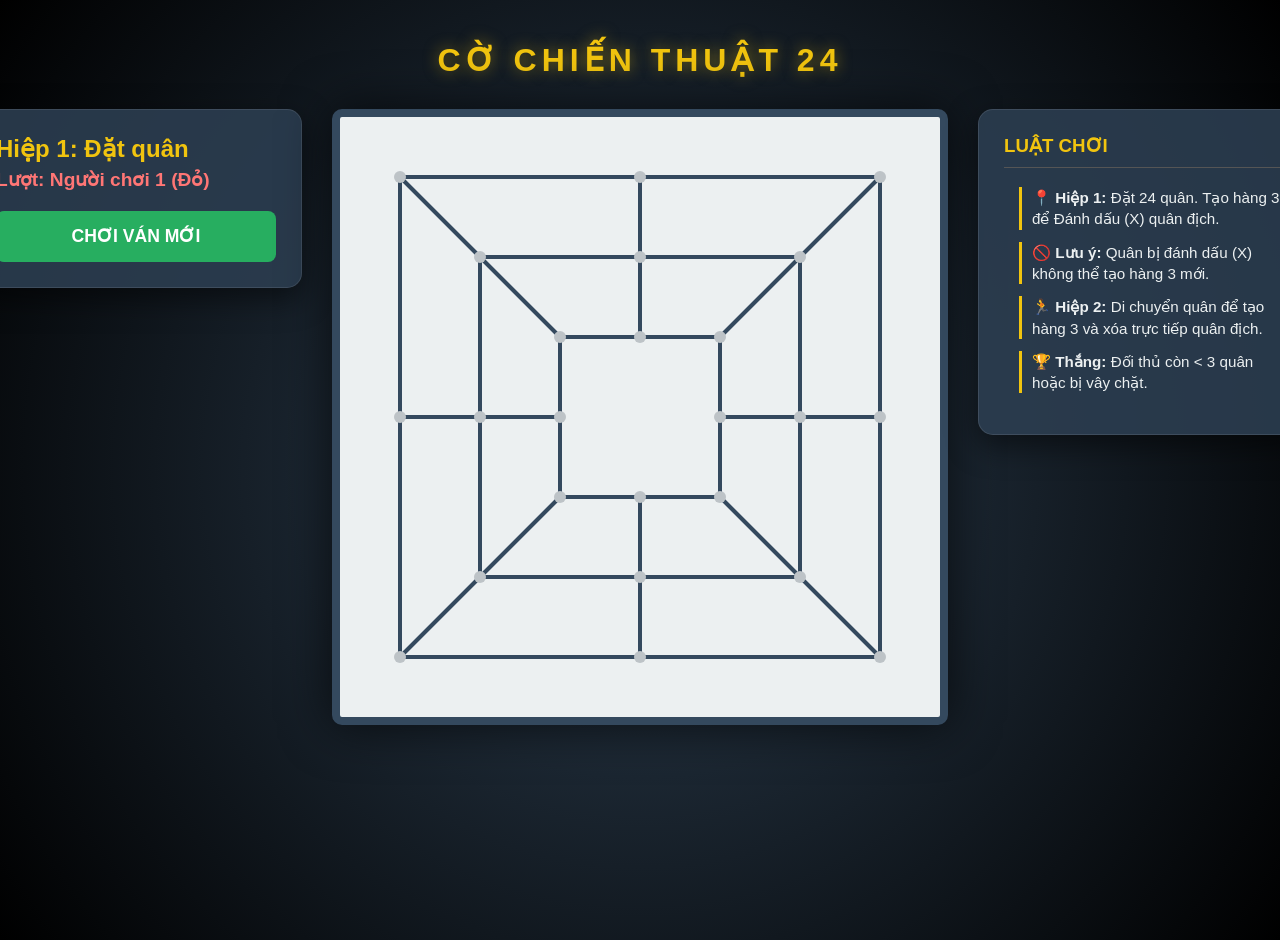
<file: co_ngay.html>
<!doctype html>
<html lang="vi">
  <head>
    <meta charset="UTF-8" />
    <meta name="viewport" content="width=device-width, initial-scale=1.0" />
    <title>Cờ Chiến Thuật 24 - Professional 2D</title>
    <style>
      :root {
        --bg-grad: radial-gradient(circle, #2c3e50 0%, #000000 100%);
        --panel-bg: rgba(44, 62, 80, 0.9);
        --highlight: #f1c40f;
        --text-color: #ecf0f1;
        --red-piece: #ff7675;
        --blue-piece: #74b9ff;
      }

      body {
        background: var(--bg-grad);
        color: var(--text-color);
        font-family: "Segoe UI", sans-serif;
        margin: 0;
        padding: 20px;
        display: flex;
        flex-direction: column;
        align-items: center;
        min-height: 100vh;
      }

      h1 {
        margin-bottom: 30px;
        color: var(--highlight);
        text-transform: uppercase;
        letter-spacing: 5px;
        text-shadow: 0 0 15px rgba(241, 196, 15, 0.5);
      }

      .game-wrapper {
        display: flex;
        flex-direction: row;
        justify-content: center;
        align-items: flex-start;
        gap: 30px;
        width: 100%;
        max-width: 1300px;
      }

      .side-column {
        flex: 1;
        min-width: 280px;
        max-width: 320px;
        background: var(--panel-bg);
        padding: 25px;
        border-radius: 15px;
        border: 1px solid rgba(255, 255, 255, 0.1);
        box-shadow: 0 10px 30px rgba(0, 0, 0, 0.5);
      }

      .center-column {
        flex: 0 0 auto;
      }

      canvas {
        background: #ecf0f1;
        cursor: pointer;
        border-radius: 10px;
        border: 8px solid #34495e;
        box-shadow: 0 0 50px rgba(0, 0, 0, 0.7);
      }

      #status {
        font-size: 1.5rem;
        font-weight: bold;
        margin-bottom: 5px;
        color: var(--highlight);
      }
      #sub-status {
        font-size: 1.2rem;
        font-weight: bold;
        margin-bottom: 20px;
        transition: color 0.3s;
      }

      #resetBtn {
        width: 100%;
        background: #27ae60;
        color: white;
        border: none;
        padding: 15px;
        border-radius: 8px;
        font-size: 1.1rem;
        cursor: pointer;
        font-weight: bold;
        transition: 0.2s;
      }
      #resetBtn:hover {
        background: #2ecc71;
      }

      .instructions h3 {
        margin-top: 0;
        color: var(--highlight);
        border-bottom: 1px solid #555;
        padding-bottom: 10px;
      }
      .instructions ul {
        padding-left: 15px;
        font-size: 0.95rem;
        list-style: none;
      }
      .instructions li {
        margin-bottom: 12px;
        border-left: 3px solid var(--highlight);
        padding-left: 10px;
        line-height: 1.4;
      }

      @media (max-width: 1100px) {
        .game-wrapper {
          flex-direction: column;
          align-items: center;
        }
        .side-column {
          width: 100%;
          max-width: 600px;
        }
      }
    </style>
  </head>
  <body>
    <h1>CỜ CHIẾN THUẬT 24</h1>

    <div class="game-wrapper">
      <div class="side-column">
        <div class="status-box">
          <div id="status">Sẵn sàng</div>
          <div id="sub-status">Lượt người chơi 1</div>
          <button id="resetBtn">CHƠI VÁN MỚI</button>
        </div>
      </div>

      <div class="center-column">
        <canvas id="gameBoard" width="600" height="600"></canvas>
      </div>

      <div class="side-column instructions">
        <h3>LUẬT CHƠI</h3>
        <ul>
          <li>
            📍 <b>Hiệp 1:</b> Đặt 24 quân. Tạo hàng 3 để Đánh dấu (X) quân địch.
          </li>
          <li>
            🚫 <b>Lưu ý:</b> Quân bị đánh dấu (X) không thể tạo hàng 3 mới.
          </li>
          <li>
            🏃 <b>Hiệp 2:</b> Di chuyển quân để tạo hàng 3 và xóa trực tiếp quân
            địch.
          </li>
          <li>🏆 <b>Thắng:</b> Đối thủ còn < 3 quân hoặc bị vây chặt.</li>
        </ul>
      </div>
    </div>

    <script>
      const canvas = document.getElementById("gameBoard");
      const ctx = canvas.getContext("2d");
      const statusText = document.getElementById("status");
      const subStatusText = document.getElementById("sub-status");
      const resetBtn = document.getElementById("resetBtn");

      const size = 600,
        padding = 60,
        cellSize = (size - padding * 2) / 6;
      let currentPlayer,
        phase,
        placingCount,
        selectedPiece,
        isRemovingMode,
        gameActive,
        boardState;

      const points = [
        { x: 0, y: 0 },
        { x: 3, y: 0 },
        { x: 6, y: 0 },
        { x: 6, y: 3 },
        { x: 6, y: 6 },
        { x: 3, y: 6 },
        { x: 0, y: 6 },
        { x: 0, y: 3 },
        { x: 1, y: 1 },
        { x: 3, y: 1 },
        { x: 5, y: 1 },
        { x: 5, y: 3 },
        { x: 5, y: 5 },
        { x: 3, y: 5 },
        { x: 1, y: 5 },
        { x: 1, y: 3 },
        { x: 2, y: 2 },
        { x: 3, y: 2 },
        { x: 4, y: 2 },
        { x: 4, y: 3 },
        { x: 4, y: 4 },
        { x: 3, y: 4 },
        { x: 2, y: 4 },
        { x: 2, y: 3 },
      ];

      const mills = [
        [0, 1, 2],
        [2, 3, 4],
        [4, 5, 6],
        [6, 7, 0],
        [8, 9, 10],
        [10, 11, 12],
        [12, 13, 14],
        [14, 15, 8],
        [16, 17, 18],
        [18, 19, 20],
        [20, 21, 22],
        [22, 23, 16],
        [1, 9, 17],
        [5, 13, 21],
        [7, 15, 23],
        [3, 11, 19],
        [0, 8, 16],
        [2, 10, 18],
        [4, 12, 20],
        [6, 14, 22],
      ];

      const adj = Array.from({ length: 24 }, () => []);
      mills.forEach((mill) => {
        for (let i = 0; i < mill.length - 1; i++) {
          const u = mill[i],
            v = mill[i + 1];
          if (!adj[u].includes(v)) adj[u].push(v);
          if (!adj[v].includes(u)) adj[v].push(u);
        }
      });

      function initGame() {
        currentPlayer = 2;
        phase = 1;
        placingCount = 0;
        selectedPiece = null;
        isRemovingMode = false;
        gameActive = true;
        boardState = points.map(() => ({ player: 0, tagged: false }));
        draw();
        nextTurn();
      }

      function getPixel(idx) {
        return {
          x: padding + points[idx].x * cellSize,
          y: padding + points[idx].y * cellSize,
        };
      }

      function draw() {
        ctx.clearRect(0, 0, size, size);
        ctx.strokeStyle = "#34495e";
        ctx.lineWidth = 4;
        mills.forEach((m) => {
          ctx.beginPath();
          const p1 = getPixel(m[0]),
            p2 = getPixel(m[1]),
            p3 = getPixel(m[2]);
          ctx.moveTo(p1.x, p1.y);
          ctx.lineTo(p2.x, p2.y);
          ctx.lineTo(p3.x, p3.y);
          ctx.stroke();
        });

        boardState.forEach((state, i) => {
          const p = getPixel(i);
          ctx.beginPath();
          ctx.arc(p.x, p.y, 6, 0, Math.PI * 2);
          ctx.fillStyle = "#bdc3c7";
          ctx.fill();

          if (state.player !== 0) {
            ctx.beginPath();
            ctx.arc(p.x + 2, p.y + 3, 22, 0, Math.PI * 2);
            ctx.fillStyle = "rgba(0,0,0,0.2)";
            ctx.fill();

            const grad = ctx.createRadialGradient(
              p.x - 6,
              p.y - 6,
              2,
              p.x,
              p.y,
              22,
            );
            if (state.player === 1) {
              grad.addColorStop(0, "#ff7675");
              grad.addColorStop(1, "#d63031");
            } else {
              grad.addColorStop(0, "#74b9ff");
              grad.addColorStop(1, "#0984e3");
            }

            ctx.beginPath();
            ctx.arc(p.x, p.y, 22, 0, Math.PI * 2);
            ctx.fillStyle = grad;
            ctx.fill();

            if (state.tagged) {
              ctx.fillStyle = "white";
              ctx.font = "bold 24px Arial";
              ctx.textAlign = "center";
              ctx.textBaseline = "middle";
              ctx.fillText("X", p.x, p.y);
            }
            if (selectedPiece === i) {
              ctx.beginPath();
              ctx.arc(p.x, p.y, 26, 0, Math.PI * 2);
              ctx.strokeStyle = "#f1c40f";
              ctx.lineWidth = 4;
              ctx.stroke();
            }
          }
        });
      }

      function checkMill(idx, player) {
        return mills.some(
          (mill) =>
            mill.includes(idx) &&
            mill.every(
              (i) => boardState[i].player === player && !boardState[i].tagged,
            ),
        );
      }

      function canMove(player) {
        const playerPos = boardState
          .map((s, i) => (s.player === player ? i : -1))
          .filter((i) => i !== -1);
        return playerPos.some((pos) =>
          adj[pos].some((n) => boardState[n].player === 0),
        );
      }

      canvas.addEventListener("mousedown", (e) => {
        if (!gameActive) return;
        const rect = canvas.getBoundingClientRect();
        const x = e.clientX - rect.left;
        const y = e.clientY - rect.top;
        const clickedIdx = points.findIndex(
          (p, i) => Math.hypot(getPixel(i).x - x, getPixel(i).y - y) < 30,
        );
        if (clickedIdx === -1) return;

        if (isRemovingMode) handleRemoving(clickedIdx);
        else if (phase === 1) handlePhase1(clickedIdx);
        else handlePhase2(clickedIdx);
        draw();
      });

      function handlePhase1(idx) {
        if (boardState[idx].player !== 0) return;
        boardState[idx].player = currentPlayer;
        placingCount++;
        if (checkMill(idx, currentPlayer)) {
          isRemovingMode = true;
          statusText.innerText = "HÀNG 3!";
          subStatusText.innerText = `Người ${currentPlayer}: Đang đánh dấu quân địch...`;
        } else {
          nextTurn();
        }
        if (placingCount === 24 && !isRemovingMode) startPhase2();
      }

      function handlePhase2(idx) {
        const state = boardState[idx];
        if (selectedPiece === null) {
          if (state.player === currentPlayer) selectedPiece = idx;
        } else {
          if (state.player === 0 && adj[selectedPiece].includes(idx)) {
            boardState[idx].player = currentPlayer;
            boardState[selectedPiece].player = 0;
            if (checkMill(idx, currentPlayer)) {
              isRemovingMode = true;
              statusText.innerText = "MILL!";
              subStatusText.innerText = `Người ${currentPlayer}: Đang xóa quân địch...`;
              selectedPiece = null;
            } else {
              selectedPiece = null;
              nextTurn();
            }
          } else {
            selectedPiece = state.player === currentPlayer ? idx : null;
          }
        }
      }

      function handleRemoving(idx) {
        const opponent = currentPlayer === 1 ? 2 : 1;
        if (boardState[idx].player !== opponent || boardState[idx].tagged)
          return;
        if (phase === 1) boardState[idx].tagged = true;
        else boardState[idx] = { player: 0, tagged: false };
        isRemovingMode = false;
        if (phase === 1 && placingCount === 24) startPhase2();
        else nextTurn();
      }

      function startPhase2() {
        phase = 2;
        boardState = boardState.map((s) =>
          s.tagged ? { player: 0, tagged: false } : s,
        );
        statusText.innerText = "HIỆP 2 BẮT ĐẦU";
        nextTurn();
      }

      function nextTurn() {
        if (phase === 2) {
          const p1 = boardState.filter((s) => s.player === 1).length;
          const p2 = boardState.filter((s) => s.player === 2).length;
          if (p1 < 3) return endGame("XANH THẮNG!", "Đỏ đã hết quân.");
          if (p2 < 3) return endGame("ĐỎ THẮNG!", "Xanh đã hết quân.");
          const nextP = currentPlayer === 1 ? 2 : 1;
          if (!canMove(nextP))
            return endGame(
              `${currentPlayer === 1 ? "ĐỎ" : "XANH"} THẮNG!`,
              "Đối thủ bị vây chặt.",
            );
        }
        currentPlayer = currentPlayer === 1 ? 2 : 1;

        // Đổi màu text theo người chơi
        const playerColor =
          currentPlayer === 1 ? "var(--red-piece)" : "var(--blue-piece)";
        subStatusText.style.color = playerColor;

        statusText.innerText =
          phase === 1 ? "Hiệp 1: Đặt quân" : "Hiệp 2: Di chuyển";
        subStatusText.innerText = `Lượt: Người chơi ${currentPlayer} (${currentPlayer === 1 ? "Đỏ" : "Xanh"})`;
      }

      function endGame(title, detail) {
        gameActive = false;
        statusText.innerText = title;
        statusText.style.color = "#f1c40f";
        subStatusText.innerText = detail;
        subStatusText.style.color = "#ecf0f1";
      }

      resetBtn.addEventListener("click", initGame);
      initGame();
    </script>
  </body>
</html>
</file>
